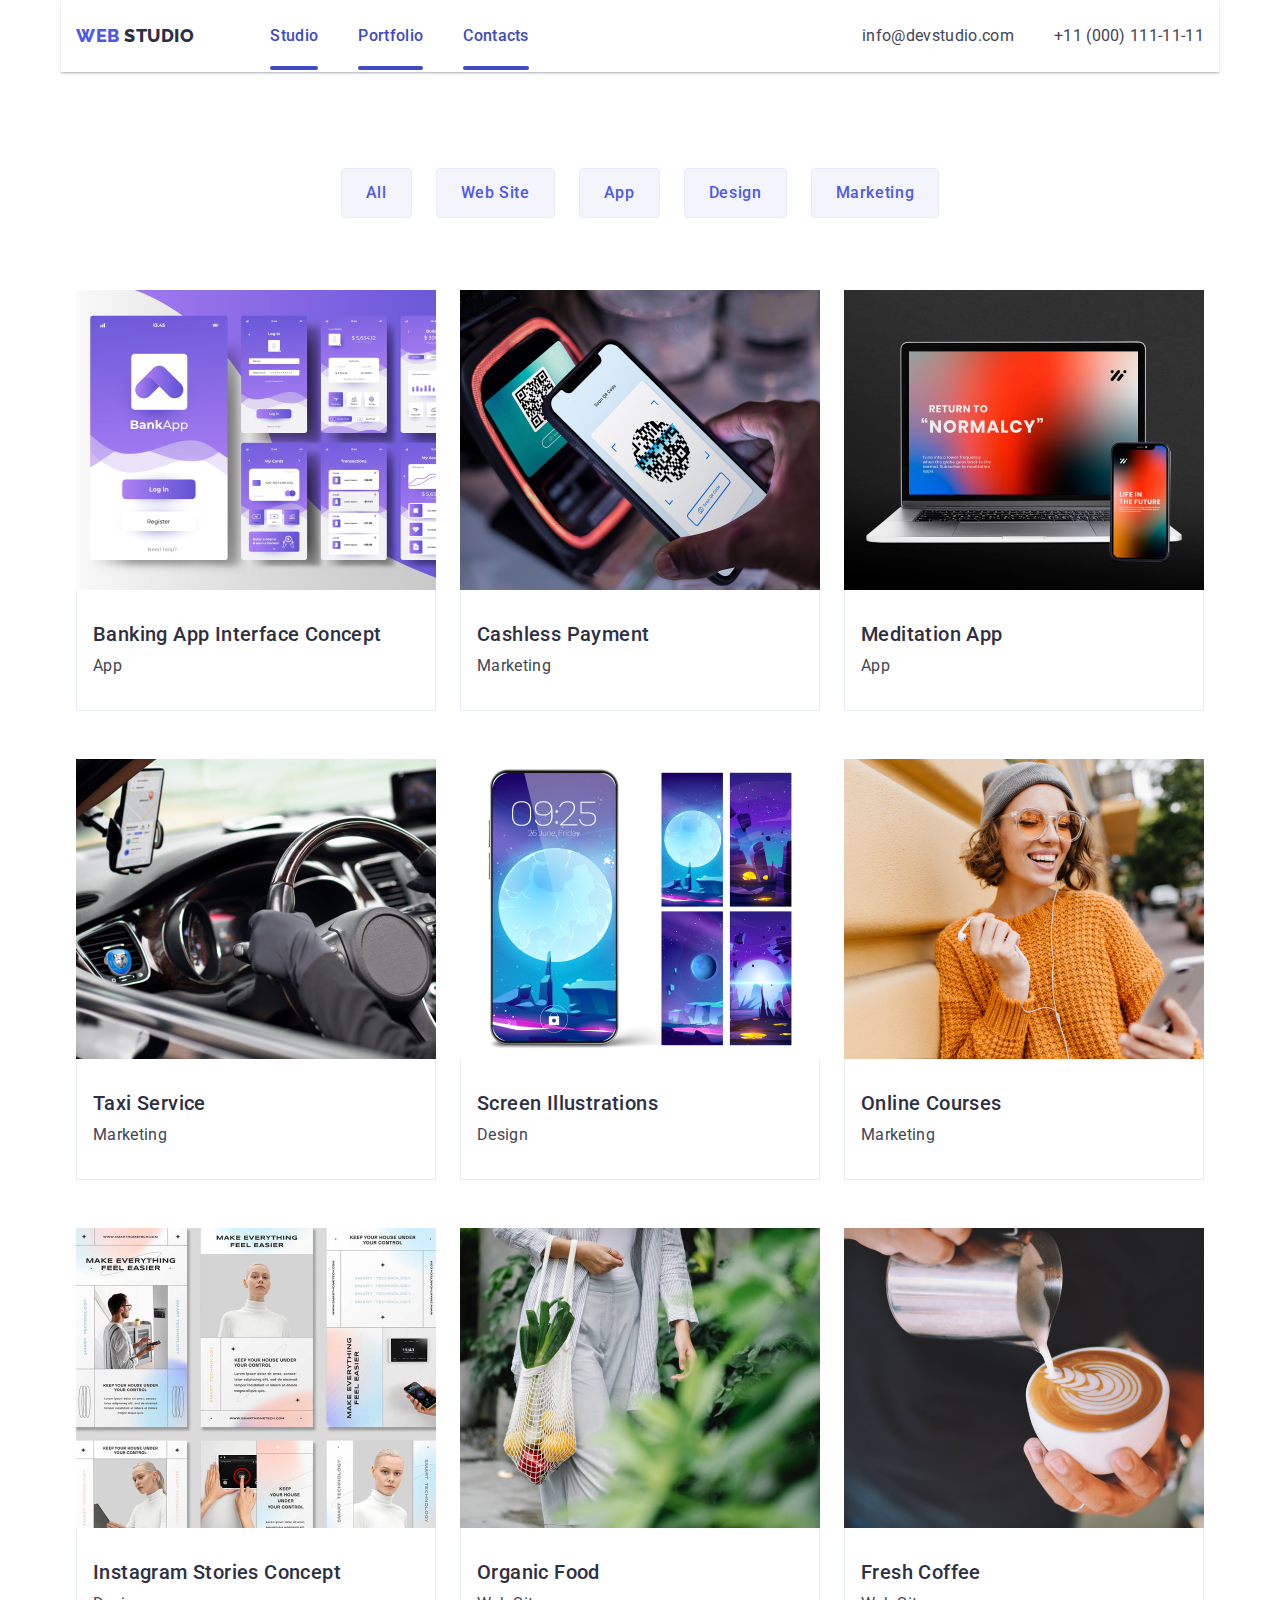
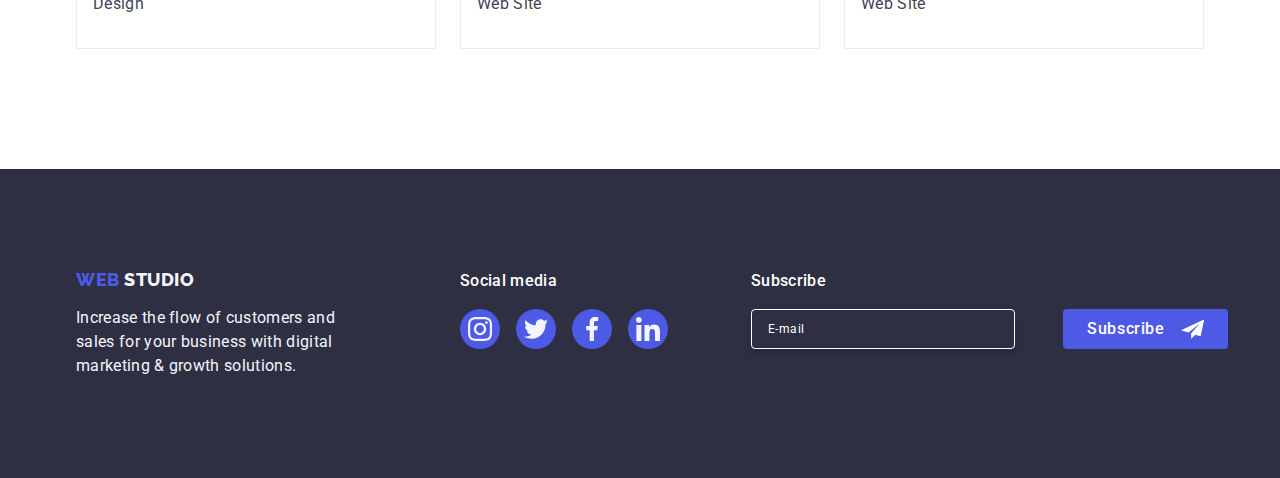
<file: portfolio.html>
<!DOCTYPE html>
<html lang="en">
  <head>
    <link
      rel="stylesheet"
      href="https://cdnjs.cloudflare.com/ajax/libs/modern-normalize/2.0.0/modern-normalize.min.css"
    />
    <meta charset="UTF-8" />
    <meta name="viewport" content="width=device-width, initial-scale=1.0" />

    <link rel="preconnect" href="https://fonts.googleapis.com" />
    <link rel="preconnect" href="https://fonts.gstatic.com" crossorigin />
    <link
      href="https://fonts.googleapis.com/css2?family=Raleway:wght@700&family=Roboto:wght@400;500;700;900&display=swap"
      rel="stylesheet"
    />
    <link rel="stylesheet" href="./css/style.css" />
    <title>Document</title>
  </head>
  <body>
    <!-- Header -->

    <h2 hidden>titlu</h2>
    <header class="hero-header">
      <div class="hero-container container">
        <!-- Nav -->
        <nav class="hero-navbar">
          <a href="./index.html" class="logo first-logo-word-header link"
            >Web
            <span class="logo second-logo-word link">Studio</span>
          </a>

          <ul class="hero-navbar-list list">
            <li class="hero-navbar-item">
              <a href="./index.html" class="nav-links link">Studio </a>
            </li>
            <li class="hero-navbar-item">
              <a href="./portfolio.html" class="nav-links link">Portfolio</a>
            </li>
            <li class="hero-navbar-item">
              <a href="" class="nav-links link">Contacts</a>
            </li>
          </ul>
        </nav>
        <!-- Contacts -->
        <address class="adresses adresses-font">
          <ul class="contact-list">
            <li class="al">
              <a href="mailto:info@devstudio.com" class="adresses link"
                >info@devstudio.com</a
              >
            </li>
            <li>
              <a href="tel:+110001111111" class="adresses link"
                >+11 (000) 111-11-11</a
              >
            </li>
          </ul>
        </address>
      </div>
    </header>
    <!-- Hero section -->
    <main>
      <!-- Filters -->
      <section class="portfolio-container">
        <div class="filters-container container">
          <h1 class="visually-hidden">Titlu</h1>
          <ul class="filters-list list">
            <li><button type="button" class="filter">All</button></li>
            <li><button type="button" class="filter">Web Site</button></li>
            <li><button type="button" class="filter">App</button></li>
            <li><button type="button" class="filter">Design</button></li>
            <li><button type="button" class="filter">Marketing</button></li>
          </ul>

          <!-- Photo cards -->

          <ul class="card-item-list list">
            <li class="card-item list">
              <a href="" class="link portfolio-link">
                <div class="card-photo">
                  <img
                    src="./images/Portfolio1.jpg"
                    alt="App Interface"
                    width="360"
                  />
                  <!-- <div class="overlay"> -->
                  <p class="overlay-text">
                    14 Stylish and User-Friendly App Design Concepts · Task
                    Manager App · Calorie Tracker App · Exotic Fruit Ecommerce
                    App · Cloud Storage App
                  </p>
                  <!-- </div> -->
                </div>
                <div class="app-desc">
                  <h2 class="title-third portfolio-header">
                    Banking App Interface Concept
                  </h2>
                  <p class="paragraph">App</p>
                </div>
              </a>
            </li>

            <li class="card-item list">
              <a href="" class="link portfolio-link">
                <div class="card-photo">
                  <img
                    src="./images/Portfolio2.jpg"
                    alt="QR Scanning"
                    width="360"
                  />

                  <p class="overlay-text">
                    14 Stylish and User-Friendly App Design Concepts · Task
                    Manager App · Calorie Tracker App · Exotic Fruit Ecommerce
                    App · Cloud Storage App
                  </p>
                </div>
                <div class="app-desc">
                  <h2 class="title-third portfolio-header">Cashless Payment</h2>
                  <p class="paragraph">Marketing</p>
                </div>
              </a>
            </li>
            <li class="card-item list">
              <a href="" class="link portfolio-link">
                <div class="card-photo">
                  <img
                    src="./images/Portfolio3.jpg"
                    alt="Laptop screen"
                    width="360"
                  />

                  <p class="overlay-text">
                    14 Stylish and User-Friendly App Design Concepts · Task
                    Manager App · Calorie Tracker App · Exotic Fruit Ecommerce
                    App · Cloud Storage App
                  </p>
                </div>
                <div class="app-desc">
                  <h2 class="title-third portfolio-header">Meditation App</h2>
                  <p class="paragraph">App</p>
                </div>
              </a>
            </li>

            <li class="card-item list">
              <a href="" class="link portfolio-link">
                <div class="card-photo">
                  <img
                    src="./images/Portfolio4.jpg"
                    alt="Car interior"
                    width="360"
                  />

                  <p class="overlay-text">
                    14 Stylish and User-Friendly App Design Concepts · Task
                    Manager App · Calorie Tracker App · Exotic Fruit Ecommerce
                    App · Cloud Storage App
                  </p>
                </div>
                <div class="app-desc">
                  <h2 class="title-third portfolio-header">Taxi Service</h2>
                  <p class="paragraph">Marketing</p>
                </div>
              </a>
            </li>
            <li class="card-item list">
              <a href="" class="link portfolio-link">
                <div class="card-photo">
                  <img
                    src="./images/Portfolio5.jpg"
                    alt="Phone screen"
                    width="360"
                  />

                  <p class="overlay-text">
                    14 Stylish and User-Friendly App Design Concepts · Task
                    Manager App · Calorie Tracker App · Exotic Fruit Ecommerce
                    App · Cloud Storage App
                  </p>
                </div>
                <div class="app-desc">
                  <h2 class="title-third portfolio-header">
                    Screen Illustrations
                  </h2>
                  <p class="paragraph">Design</p>
                </div>
              </a>
            </li>
            <li class="card-item list">
              <a href="" class="link portfolio-link">
                <div class="card-photo">
                  <img
                    src="./images/Portfolio6.jpg"
                    alt="Woman Smiling"
                    width="360"
                  />

                  <p class="overlay-text">
                    14 Stylish and User-Friendly App Design Concepts · Task
                    Manager App · Calorie Tracker App · Exotic Fruit Ecommerce
                    App · Cloud Storage App
                  </p>
                </div>
                <div class="app-desc">
                  <h2 class="title-third portfolio-header">Online Courses</h2>
                  <p class="paragraph">Marketing</p>
                </div>
              </a>
            </li>

            <li class="card-item list">
              <a href="" class="link portfolio-link">
                <div class="card-photo">
                  <img
                    src="./images/Portfolio7.jpg"
                    alt="App Interface"
                    width="360"
                  />

                  <p class="overlay-text">
                    14 Stylish and User-Friendly App Design Concepts · Task
                    Manager App · Calorie Tracker App · Exotic Fruit Ecommerce
                    App · Cloud Storage App
                  </p>
                </div>
                <div class="app-desc">
                  <h2 class="title-third portfolio-header">
                    Instagram Stories Concept
                  </h2>
                  <p class="paragraph">Design</p>
                </div>
              </a>
            </li>
            <li class="card-item list">
              <a href="" class="link portfolio-link">
                <div class="card-photo">
                  <img
                    src="./images/Portfolio8.jpg"
                    alt="Bag of vegetables"
                    width="360"
                  />

                  <p class="overlay-text">
                    14 Stylish and User-Friendly App Design Concepts · Task
                    Manager App · Calorie Tracker App · Exotic Fruit Ecommerce
                    App · Cloud Storage App
                  </p>
                </div>
                <div class="app-desc">
                  <h2 class="title-third portfolio-header">Organic Food</h2>
                  <p class="paragraph">Web Site</p>
                </div>
              </a>
            </li>
            <li class="card-item list">
              <a href="" class="link portfolio-link">
                <div class="card-photo">
                  <img src="./images/Portfolio9.jpg" alt="Coffee" width="360" />

                  <p class="overlay-text">
                    14 Stylish and User-Friendly App Design Concepts · Task
                    Manager App · Calorie Tracker App · Exotic Fruit Ecommerce
                    App · Cloud Storage App
                  </p>
                </div>
                <div class="app-desc">
                  <h2 class="title-third portfolio-header">Fresh Coffee</h2>
                  <p class="paragraph">Web Site</p>
                </div>
              </a>
            </li>
          </ul>
        </div>
      </section>
    </main>

    <!-- Footer -->
    <footer class="footer">
      <div class="footer-div container">
        <div class="footer-text-container">
          <a href="./index.html" class="logo first-logo-word-footer link"
            >Web
            <span class="logo second-logo-word-white link">Studio</span>
          </a>
          <p class="paragraph paragraph-footer">
            Increase the flow of customers and sales for your business with
            digital marketing & growth solutions.
          </p>
        </div>
        <div class="social-media-footer">
          <p class="paragraph-social-media">Social media</p>
          <ul class="footer-social-media-list">
            <li class="social-media-list-item">
              <a
                href="https://instagram.com/lucamuntele16"
                class="social-media-elipse footer-elipse"
              >
                <svg width="24" height="24" class="social-media-icon-color">
                  <use href="./images/icons.svg#instagram"></use>
                </svg>
              </a>
            </li>
            <li class="social-media-list-item">
              <a href="" class="social-media-elipse footer-elipse">
                <svg width="24" height="24" class="social-media-icon-color">
                  <use href="./images/icons.svg#twitter"></use>
                </svg>
              </a>
            </li>
            <li class="social-media-list-item">
              <a href="" class="social-media-elipse footer-elipse">
                <svg width="24" height="24" class="social-media-icon-color">
                  <use href="./images/icons.svg#facebook"></use>
                </svg>
              </a>
            </li>
            <li class="social-media-list-item">
              <a href="" class="social-media-elipse footer-elipse">
                <svg width="24" height="24" class="social-media-icon-color">
                  <use href="./images/icons.svg#linkedin"></use>
                </svg>
              </a>
            </li>
          </ul>
        </div>
        <div class="footer-subscribe">
          <p class="paragraph-social-media">Subscribe</p>
          <form class="footer-form">
            <label class="footer-label">
              <input
                name="email"
                type="email"
                placeholder="E-mail"
                class="footer-input"
              />
            </label>
            <button type="submit" class="footer-subscribe-button">
              Subscribe
              <svg width="24" height="24" class="subscribe-svg">
                <use href="./images/icons.svg#frame"></use>
              </svg>
            </button>
          </form>
        </div>
      </div>
    </footer>
  </body>
</html>
</file>
<file: css/style.css>
:root {
  --logo-font-family: "Raleway", sans-serif;
  --text-font-family: "Roboto", sans-serif;
  --paragraph-color: #434455;
}
svg {
  display: block;
}
h1 {
  margin: 0;
  padding: 0;
}
h2 {
  margin: 0;
  oadding: 0;
}
h3 {
  margin: 0;
  padding: 0;
}

h4 {
  margin: 0;
  padding: 0;
}
ul {
  list-style: none;
  /* background-color: #ffffffff; */
  margin: 0;
  padding: 0;
}
p {
  margin: 0;
  padding: 0;
}
.container {
  width: 1158px;
  margin: 0 auto;
  padding: 0 15px;
}
body {
  font-family: var(--text-font-family);
  background-color: #ffffffff;
  color: #434455;
}

img {
  display: block;
}

/* Modal Content  */
textarea {
  resize: none;
}
.modal {
  width: 100%;
  height: 100%;
  background-color: rgba(46, 47, 66, 0.4);
  position: fixed;
  transition: opacity 250ms cubic-bezier(0.4, 0, 0.2, 1),
    visibility 250ms cubic-bezier(0.4, 0, 0.2, 1);
  top: 0;
}

.modal-content {
  width: 408px;
  min-height: 584px;
  flex-shrink: 0;
  background-color: #fcfcfc;
  border-radius: 4px;
  box-shadow: 0px 2px 1px 0px rgba(0, 0, 0, 0.2),
    0px 1px 3px 0px rgba(0, 0, 0, 0.12), 0px 1px 1px 0px rgba(0, 0, 0, 0.14);
  position: absolute;
  top: 50%;
  left: 50%;
  transform: translate(-50%, -50%) scale(1);
  transition: transform 250ms cubic-bezier(0.4, 0, 0.2, 1);
  padding: 72px 24px 24px 24px;
}
.modal-close-button {
  width: 24px;
  height: 24px;
  position: absolute;
  display: flex;
  justify-content: center;
  align-items: center;
  border-radius: 50%;
  color: rgba(231, 233, 252, 1);
  background-color: #e7e9fc;
  flex-shrink: 0;
  top: 24px;
  right: 24px;
  cursor: pointer;
  border: 1px solid rgba(0, 0, 0, 0.1);
  padding: 0;
  transition: background-color 250ms cubic-bezier(0.4, 0, 0.2, 1),
    border 250ms cubic-bezier(0.4, 0, 0.2, 1);
}

.modal-close-button:hover {
  background-color: #404bbf;
  border: none;
  fill: #ffffff;
}

.modal-close-button:focus {
  background-color: #404bbf;
  border: none;
  fill: #ffffff;
}

.modal-icon {
  margin: auto;
  transition: fill 250ms cubic-bezier(0.4, 0, 0.2, 1);
}

.title-modal {
  color: #2e2f42;
  text-align: center;
  font-family: Roboto;
  font-size: 16px;
  font-style: normal;
  font-weight: 500;
  line-height: 24px;
  letter-spacing: 0.32px;
  margin-bottom: 16px;
}

.modal-form-container {
  width: 360px;
  margin-bottom: 8px;
}
.modal-label {
  display: block;
  flex-direction: column;
  width: 100%;
  color: #8e8f99;
  font-family: Roboto;
  font-size: 12px;
  font-style: normal;
  font-weight: 400;
  line-height: 1.17;
  letter-spacing: 0.48px;
  margin-bottom: 4px;
}

.modal-input {
  width: 100%;
  height: 40px;
  flex-shrink: 0;
  border-radius: 4px;
  border: 1px solid rgba(46, 47, 66, 0.4);
  padding-left: 38px;
  background-color: transparent;
  outline: transparent;
  transition: border-color 250ms cubic-bezier(0.4, 0, 0.2, 1);
}
.modal-input-icon {
  position: absolute;
  top: 50%;
  transform: translateY(-50%);
  left: 16px;
  fill: #2e2f42;
  transition: fill 250ms cubic-bezier(0.4, 0, 0.2, 1);
}

.modal-comment-container {
  margin-bottom: 16px;
}

.modal-input-comment {
  height: 120px;
  flex-shrink: 0;
  border-radius: 4px;
  border: 1px solid rgba(46, 47, 66, 0.4);
  padding: 8px 16px;
  transition: border-color 250ms cubic-bezier(0.4, 0, 0.2, 1);
  width: 100%;
  font-size: 12px;
  line-height: 1.17;
  letter-spacing: 0.04em;
  color: rgba(46, 47, 66, 0.4);
  background-color: transparent;
  outline: transparent;
  resize: none;
}
.modal-input-comment:focus {
  outline: none;
  border-color: #4d5ae5;
}

.modal-input:focus {
  border-color: #4d5ae5;
  outline: none;
}
.modal-input:focus + .modal-input-icon {
  fill: #4d5ae5;
}

.input-container {
  position: relative;
  display: flex;
  width: 100%;
}

.modal-terms {
  width: 360px;
  margin: auto;

  margin-bottom: 24px;
}

.privacy-label {
  display: block;
  font-size: 12px;
  line-height: 1.17;
  letter-spacing: 0.04em;
  color: #8e8f99;
}

.modal-checkbox {
  stroke-width: 1px;
  stroke: rgba(46, 47, 66, 0.4);
  fill: #f4f4fd;
}
.checkbox-span {
  width: 16px;
  height: 16px;
  border: 1px solid rgba(46, 47, 66, 0.4);
  border-radius: 2px;
  transition: background-color 250ms cubic-bezier(0.4, 0, 0.2, 1),
    border 250ms cubic-bezier(0.4, 0, 0.2, 1),
    fill 250ms cubic-bezier(0.4, 0, 0.2, 1);
  display: inline-flex;
  align-items: center;
  justify-content: center;
  fill: transparent;
  margin-right: 8px;
}

.checkbox-input:checked + .privacy-label .checkbox-span:first-child {
  border: none;
  background-color: #404bbf;
  fill: #f4f4fd;
}

.modal-privacy {
  color: #4d5ae5;
  font-family: Roboto;
  font-size: 12px;
  font-style: normal;
  font-weight: 400;
  line-height: 16px;
  letter-spacing: 0.48px;
  text-decoration-line: underline;
}

.send-button {
  border-radius: 4px;
  background-color: #4d5ae5;
  box-shadow: 0px 4px 4px 0px rgba(0, 0, 0, 0.15);
  color: #ffffff;
  text-align: center;
  font-family: "Roboto", sans-serif;
  font-size: 16px;
  font-style: normal;
  font-weight: 500;
  line-height: 1.5;
  letter-spacing: 0.64px;
  min-width: 169px;
  height: 56px;
  display: block;
  border: none;
  cursor: pointer;
  margin: auto;
  transition: background-color 250ms cubic-bezier(0.4, 0, 0.2, 1);
}

.send-button:hover {
  background-color: #404bbf;
}

.send-button:focus {
  background-color: #404bbf;
}

.is-hidden {
  visibility: hidden;
  opacity: 0;
  pointer-events: none;
}
.link {
  text-decoration: none;
}

.hero-container {
  height: 72px;
  background-color: #ffffff;
  display: flex;
  justify-content: space-between;
}
.hero-navbar {
  display: flex;
  align-items: center;
}
.hero-navbar-list {
  display: flex;
  gap: 40px;
  justify-content: flex-start;
}

.hero-header {
  display: flex;
  margin: auto;
  width: 1158px;
  height: 72px;
  align-items: center;
  border-bottom: 1px solid #e7e9fc;
  box-shadow: 0px 1px 6px 0px rgba(46, 47, 66, 0.08),
    0px 1px 1px 0px rgba(46, 47, 66, 0.16),
    0px 2px 1px 0px rgba(46, 47, 66, 0.08);
}
.contact-list {
  display: flex;
  gap: 40px;
  align-items: center;
}

.adresses {
  display: flex;
}

.logo {
  font-family: var(--logo-font-family);
  font-size: 18px;
  font-weight: 800;
  line-height: 1.17;
  letter-spacing: 0.03em;
  text-align: left;
  text-decoration: none;
  text-transform: uppercase;
  display: inline-block;
}
.first-logo-word-header {
  color: #4d5ae5;
  margin-right: 76px;
}
.second-logo-word {
  color: #2e2f42;
}

.second-logo-word-white {
  color: #f4f4fd;
}

.nav-links {
  font-family: var(--text-font-family);
  font-size: 16px;
  font-weight: 500;
  line-height: 24px;
  letter-spacing: 0.02em;
  text-align: left;
  color: #2e2f42;
  padding: 24px 0;
  transition: color 250ms cubic-bezier(0.4, 0, 0.2, 1);
  position: relative;
  color: #404bbf;
}

.nav-links:hover {
  color: #404bbf;
}

.nav-links:focus {
  color: #404bbf;
}

.nav-links::after {
  position: absolute;
  content: "";
  display: block;
  transition: color 250ms cubic-bezier(0.4, 0, 0.2, 1);
  height: 4px;
  border-radius: 2px;
  left: 0;
  bottom: -1px;
  width: 100%;
  background-color: #404bbf;
}

.adresses {
  font-family: var(--text-font-family);
  font-size: 16px;
  font-weight: 400;
  line-height: 24px;
  letter-spacing: 0.02em;
  text-align: left;
  color: #434455;
  transition: color 250ms cubic-bezier(0.4, 0, 0.2, 1);
}

.adresses:hover {
  color: #404bbf;
}

.adresses:focus {
  color: #404bbf;
}

.adresses-font {
  font-style: normal;
}

.first-section {
  padding: 188px 0;
  background-color: #2e2f42;
  background-image: linear-gradient(
      rgba(46, 47, 66, 0.7),
      rgba(46, 47, 66, 0.7)
    ),
    url(../images/people-office.jpg);
  background-size: cover;
  max-width: 1440px;
  background-repeat: no-repeat;
  background-position: center;
}

.main-container {
  display: flex;
  justify-content: center;
  flex-direction: column;
  align-items: center;
}

.title-first {
  font-size: 56px;
  font-weight: 700;
  line-height: 60px;
  letter-spacing: 0.02em;
  text-align: center;
  color: #ffffff;
  line-height: 1.07;
  max-width: 496px;
  height: 120px;
}

.order-button {
  font-family: var(--text-font-family);
  font-size: 16px;
  font-weight: 500;
  line-height: 24px;
  letter-spacing: 0.04em;
  background-color: #4d5ae5;
  color: #ffffff;
  cursor: pointer;
  min-width: 169px;
  height: 56px;
  text-align: center;
  box-shadow: 0px 4px 4px 0px #00000026;
  border-radius: 4px;
  padding: 16px, 32px, 16px, 32px;
  gap: 10px;
  margin-top: 48px;
  border: none;
  transition: background-color 250ms cubic-bezier(0.4, 0, 0.2, 1);
}

.order-button:hover {
  background-color: #404bbf;
}

.order-button:focus {
  background-color: #404bbf;
}

.qualities {
  padding: 120px 0;
}

.title-third {
  font-size: 20px;
  font-weight: 500;
  line-height: 1.2;
  letter-spacing: 0.02em;
  color: #2e2f42;
  background-color: #ffffffff;
  /* text-align: center; */
}

.paragraph {
  font-size: 16px;
  font-weight: 400;
  line-height: 24px;
  letter-spacing: 0.02em;
  text-align: left;
  color: #434455;
}

.center {
  text-align: center;
}

.qualities-list {
  display: flex;
  gap: 24px;
  justify-content: space-around;
}

.qualities-children {
  width: 100%;
  min-width: 264px;
}

.quality-box {
  height: 112px;
  background-color: #f4f4fd;
  display: flex;
  justify-content: center;
  align-items: center;
  margin-bottom: 8px;
  border-radius: 4px;
}

.title-second {
  font-size: 36px;
  font-weight: 700;
  line-height: 40px;
  letter-spacing: 0.02em;
  text-align: center;
  color: #2e2f42;
  line-height: 1.11;
  text-transform: capitalize;
  margin-bottom: 72px;
}
.wawd-section {
  padding-bottom: 120px;
}
.wawd-list {
  display: flex;
  gap: 24px;
}

.our-team {
  padding: 120px 0;
  background-color: #f4f4fd;

  margin: auto;
}
.our-team-list {
  display: flex;
  gap: 24px;
}
.our-team-item {
  width: calc((100%-72px) / 4);
  padding: 0px, 0px, 32px, 0px;
  border-top-left-radius: 0px;
  border-top-right-radius: 0px;
  border-bottom-right-radius: 4px;
  border-bottom-left-radius: 4px;
  display: flex;
  justify-content: center;
  flex-direction: column;
  align-items: center;
  gap: 32px;
  padding-bottom: 32px;
  background-color: #ffffff;
  box-shadow: 0px 2px 1px 0px rgba(46, 47, 66, 0.08),
    0px 1px 1px 0px rgba(46, 47, 66, 0.16),
    0px 1px 6px 0px rgba(46, 47, 66, 0.08);
}

.social-media-list-item {
  width: 40px;
  height: 40px;
}
.social-media-elipse {
  width: 100%;
  height: 100%;
  background-color: #4d5ae5;
  border-radius: 50%;
  display: flex;
  justify-content: center;
  align-items: center;
  transition: background-color 250ms cubic-bezier(0.4, 0, 0.2, 1);
}

.social-media-elipse:hover {
  background-color: #404bbf;
}

.social-media-elipse:focus {
  background-color: #404bbf;
}

.social-media-icon-color {
  fill: #f4f4fd;
}
.social-media-list {
  display: flex;
  gap: 24px;
  justify-content: center;
}

.our-team-photo-text {
  width: 232px;
  display: flex;
  justify-content: center;
  flex-direction: column;
  align-self: center;
  gap: 8px;
}

.customers-section {
  padding-top: 120px;
  padding-bottom: 120px;
}

.customers-title {
  color: #2e2f42;
  text-align: center;
  font-family: Roboto;
  font-size: 36px;
  font-style: normal;
  font-weight: 700;
  line-height: 40px;
  letter-spacing: 0.72px;
  text-transform: capitalize;
  margin-bottom: 72px;
  line-height: 1.11;
}
.customer-rectangle {
  width: 100%;
  height: 100%;
  border-radius: 4px;
  border: 1px solid #8e8f99;
  display: flex;
  justify-content: center;
  align-items: center;
  color: #8e8f99;
  transition: border-color 250ms cubic-bezier(0.4, 0, 0.2, 1),
    color 250ms cubic-bezier(0.4, 0, 0.2, 1);
}

.customer-rectangle:hover {
  border-color: #404bbf;
  color: #404bbf;
}

.customer-rectangle:focus {
  color: #404bbf;
  border-color: #404bbf;
}

.customers-list {
  display: flex;
  gap: 24px;
}

.customers-list-item {
  width: calc((100% - 120px) / 6);
  width: 168px;
  height: 88px;
}

.customers-picture {
  fill: currentColor;
}
.footer {
  background-color: #2e2f42;
  padding: 100px 0;
}
.footer-div {
  display: flex;
  align-items: baseline;
}

.footer-text-container {
  display: inline;
  margin-right: 120px;
}

.first-logo-word-footer {
  color: #4d5ae5;
  margin-bottom: 16px;
}

.paragraph-footer {
  color: #f4f4fd;
  max-width: 264px;
}
.paragraph-social-media {
  color: #ffffff;
  font-family: Roboto;
  font-size: 16px;
  font-style: normal;
  font-weight: 500;
  line-height: 24px;
  letter-spacing: 0.32px;
  margin-bottom: 16px;
}

.footer-social-media-list {
  display: flex;
  gap: 16px;
  justify-content: center;
}

.footer-elipse {
  transition: background-color 250ms cubic-bezier(0.4, 0, 0.2, 1);
}
.footer-elipse:hover {
  background-color: #31d0aa;
}
.footer-elipse:focus {
  background-color: #31d0aa;
}
.footer-elipse:active {
  background-color: #31d0aa;
}

.footer-form {
  display: flex;
  gap: 24px;
}
.footer-subscribe {
  width: 453px;
  height: 80px;
  flex-shrink: 0;
  margin-left: auto;
}
.footer-input {
  width: 264px;
  height: 40px;
  flex-shrink: 0;
  border-radius: 4px;
  border: 1px solid #fff;
  box-shadow: 0px 4px 4px 0px rgba(0, 0, 0, 0.15);
  background-color: transparent;
  padding-left: 16px;
  transition: border-color 250ms cubic-bezier(0.4, 0, 0.2, 1);
  font-size: 12px;
  line-height: 1.5;
  letter-spacing: 0.04em;
  box-shadow: 0px 4px 4px 0px rgba(0, 0, 0, 0.15);
  color: #ffffff;
}
.footer-input:focus {
  outline: none;
  border-color: #4d5ae5;
}

.footer-input::placeholder {
  color: #ffffff;
}
.footer-subscribe-button {
  display: flex;
  padding: 8px 24px;
  justify-content: center;
  align-items: center;
  border: none;
  border-radius: 4px;
  background-color: #4d5ae5;
  color: #fff;
  text-align: center;
  font-family: "Roboto", sans-serif;
  font-size: 16px;
  font-style: normal;
  font-weight: 500;
  line-height: 24px;
  letter-spacing: 0.64px;
  margin-left: 24px;
  cursor: pointer;
  min-width: 165px;
  transition: background-color 250ms cubic-bezier(0.4, 0, 0.2, 1);
}

.footer-subscribe-button:hover {
  background-color: #404bbf;
}

.footer-subscribe-button:focus {
  background-color: #404bbf;
}

.subscribe-svg {
  margin-left: 16px;
}
.title-hidden {
  background-color: #ffffffff;
}
.white-background {
  background-color: #ffffffff;
}
.visually-hidden {
  position: absolute;
  width: 1px;
  height: 1px;
  margin: -1px;
  border: 0;
  padding: 0;
  white-space: nowrap;
  clip-path: inset(100%);
  clip: rect(0 0 0 0);
  overflow: hidden;
}

/* Portfolio CSS */

.portfolio-container {
  padding-top: 96px;
  padding-bottom: 120px;
}
.filters-list {
  display: flex;
  justify-content: center;
  gap: 24px;
  margin-bottom: 72px;
}

.filter {
  border: 1px;
  color: #4d5ae5;
  font-size: 16px;
  font-weight: 500;
  line-height: 24px;
  letter-spacing: 0.04em;
  text-align: center;
  line-height: 1.5;
  cursor: pointer;
  font-family: var(--text-font-family);
  background-color: #f4f4fd;
  padding: 12px 24px;
  border-radius: 4px;
  border: 1px solid;
  border-color: #e7e9fc;
  transition: color 250ms cubic-bezier(0.4, 0, 0.2, 1),
    background-color 250ms cubic-bezier(0.4, 0, 0.2, 1),
    border-color 250ms cubic-bezier(0.4, 0, 0.2, 1),
    box-shadow 250ms cubic-bezier(0.4, 0, 0.2, 1);
}

.filter:active {
  background-color: #404bbf;
  color: #ffffff;
  box-shadow: 0px 2px 2px 0px rgba(0, 0, 0, 0.12),
    0px 2px 1px 0px rgba(0, 0, 0, 0.08), 0px 3px 1px 0px rgba(0, 0, 0, 0.1);
}
.filter:hover {
  background-color: #404bbf;
  color: #ffffff;
  border: 1px solid transparent;
  box-shadow: 0px 2px 2px 0px rgba(0, 0, 0, 0.12),
    0px 2px 1px 0px rgba(0, 0, 0, 0.08), 0px 3px 1px 0px rgba(0, 0, 0, 0.1);
}
.filter:focus {
  background-color: #404bbf;
  color: #ffffff;
  border: 1px solid transparent;
  box-shadow: 0px 2px 2px 0px rgba(0, 0, 0, 0.12),
    0px 2px 1px 0px rgba(0, 0, 0, 0.08), 0px 3px 1px 0px rgba(0, 0, 0, 0.1);
}

.card-item-list {
  display: flex;
  flex-wrap: wrap;
  column-gap: 24px;
  row-gap: 48px;
}
.card-item {
  width: calc((100% - 48px) / 3);
}

.card-photo {
  margin: 0 auto;
  width: 360px;
  height: 300px;
  overflow: hidden;
  position: relative;
}

.overlay-text {
  color: #f4f4fd;
  font-size: 16px;
  font-weight: 400;
  line-height: 24px;
  letter-spacing: 0.02em;
  position: absolute;
  top: 0px;
  padding: 40px 32px;
  background-color: #4d5ae5;
  height: 100%;
  width: 100%;
  transform: translateY(100%);
  transition: transform 250ms cubic-bezier(0.4, 0, 0.2, 1);
}

.app-desc {
  padding: 32px 16px;
  border: 1px solid;
  color: #e7e9fc;
  border-top: none;
}

.portfolio-header {
  text-align: left;
  margin-bottom: 8px;
}

.portfolio-link {
  display: block;
  transition: box-shadow 250ms cubic-bezier(0.4, 0, 0.2, 1);
}

.portfolio-link:hover {
  box-shadow: 0px 2px 1px 0px rgba(46, 47, 66, 0.08),
    0px 1px 1px 0px rgba(46, 47, 66, 0.16),
    0px 1px 6px 0px rgba(46, 47, 66, 0.08);
  transform: translateY(0%);
}

.portfolio-link:focus {
  box-shadow: 0px 2px 1px 0px rgba(46, 47, 66, 0.08),
    0px 1px 1px 0px rgba(46, 47, 66, 0.16),
    0px 1px 6px 0px rgba(46, 47, 66, 0.08);
}

.portfolio-link:hover > .card-photo > .overlay-text {
  transform: translateY(0%);
}

.portfolio-link:focus > .card-photo > .overlay-text {
  transform: translateY(0%);
}
</file>
